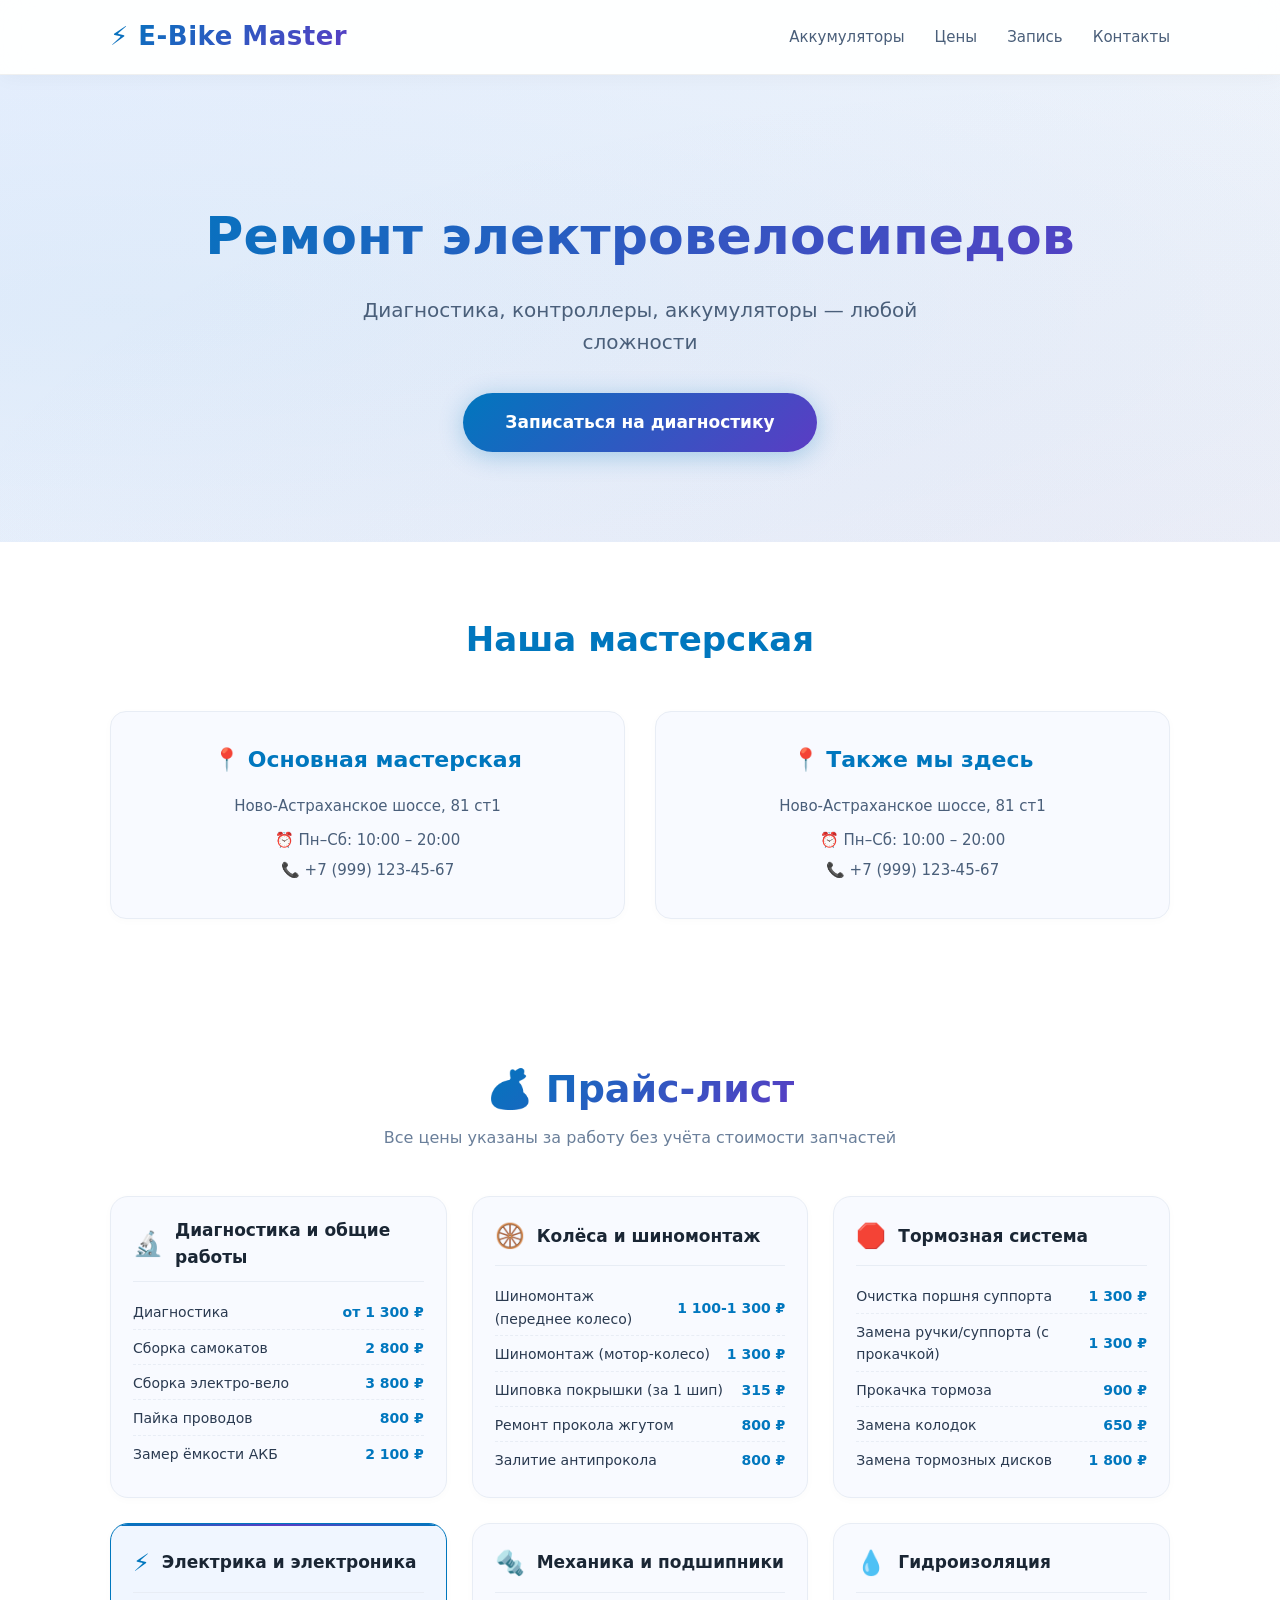
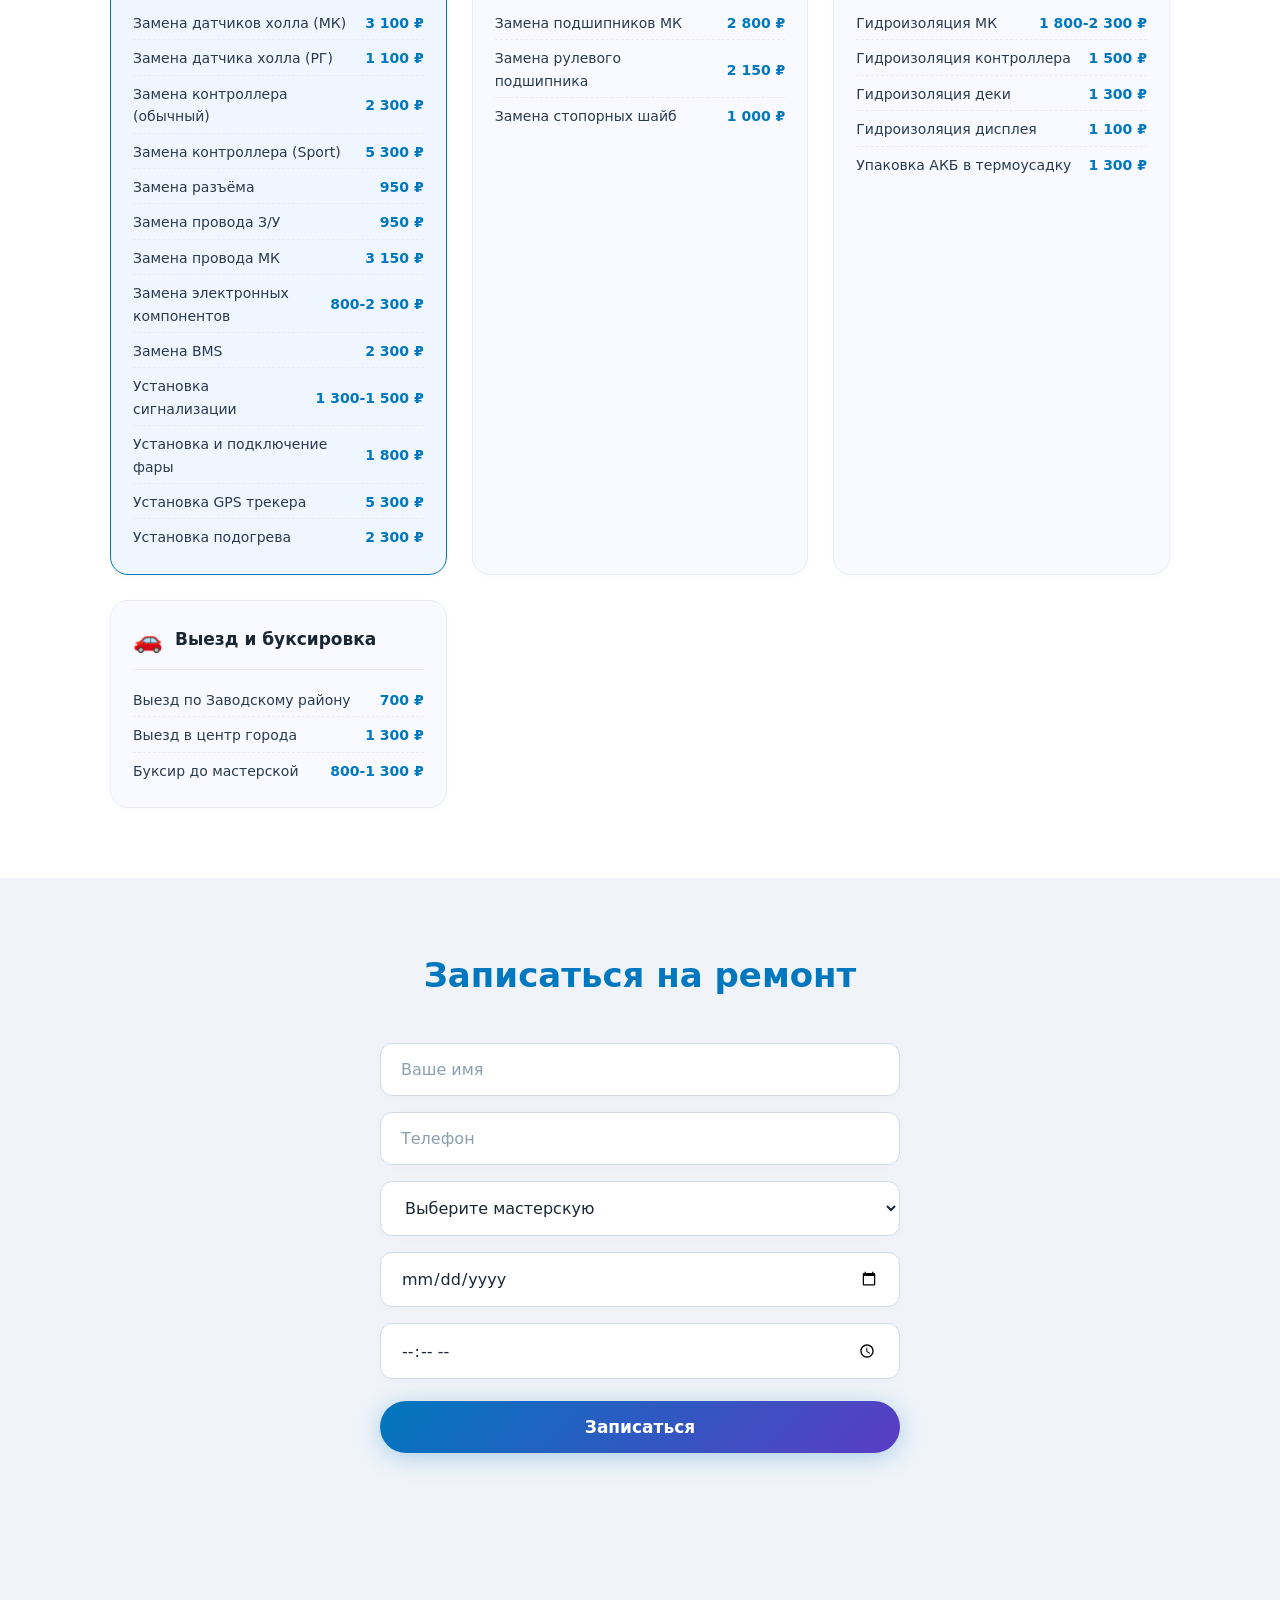
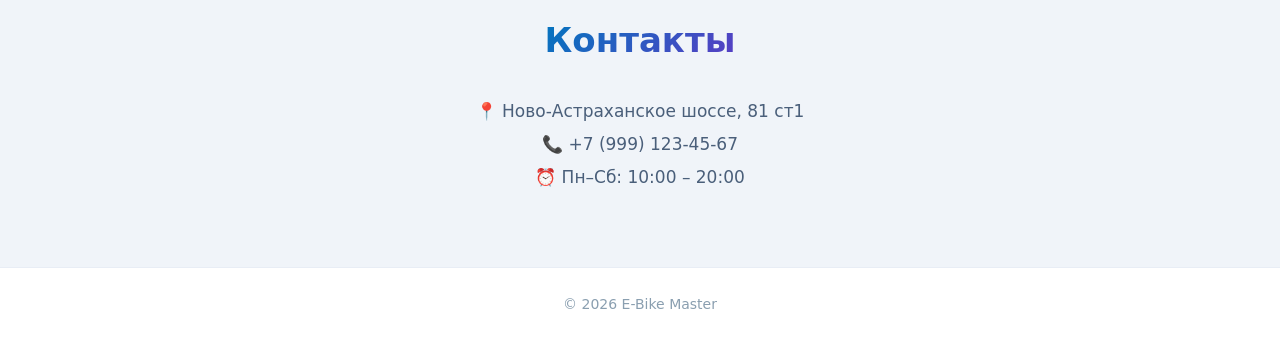
<file: index.html>
<!DOCTYPE html>
<html lang="ru">
<head>
    <meta charset="UTF-8" />
    <meta name="viewport" content="width=device-width, initial-scale=1.0" />
    <title>E-Bike Мастерская</title>
    <link rel="stylesheet" href="style.css" />
</head>
<body>

    <!-- ШАПКА -->
    <header>
        <div class="container">
            <a href="index.html" class="logo-link" id="mainLogo">
                <div class="logo">⚡ E-Bike Master</div>
            </a>
            <nav>
                <a href="batteries.html">Аккумуляторы</a>
                <a href="#prices">Цены</a>
                <a href="#booking">Запись</a>
                <a href="#contacts">Контакты</a>
            </nav>
        </div>
    </header>

    <!-- ГЛАВНЫЙ ЭКРАН -->
    <section class="hero">
        <div class="container">
            <h1>Ремонт электровелосипедов</h1>
            <p>Диагностика, контроллеры, аккумуляторы — любой сложности</p>
            <a href="#booking" class="btn">Записаться на диагностику</a>
        </div>
    </section>

    <!-- АДРЕС МАСТЕРСКОЙ -->
    <section id="addresses" class="addresses">
        <div class="container">
            <h2>Наша мастерская</h2>
            <div class="address-grid">
                <div class="address-card">
                    <h3>📍 Основная мастерская</h3>
                    <a href="https://yandex.ru/maps/?text=Ново-Астраханское шоссе, 81 ст1" target="_blank" class="address-link">
                        <p>Ново-Астраханское шоссе, 81 ст1</p>
                    </a>
                    <p>⏰ Пн–Сб: 10:00 – 20:00</p>
                    <p>📞 +7 (999) 123-45-67</p>
                </div>
                <div class="address-card">
                    <h3>📍 Также мы здесь</h3>
                    <a href="https://yandex.ru/maps/?text=Ново-Астраханское шоссе, 81 ст1" target="_blank" class="address-link">
                        <p>Ново-Астраханское шоссе, 81 ст1</p>
                    </a>
                    <p>⏰ Пн–Сб: 10:00 – 20:00</p>
                    <p>📞 +7 (999) 123-45-67</p>
                </div>
            </div>
        </div>
    </section>

    <!-- ПРАЙС-ЛИСТ -->
    <section id="prices" class="prices">
        <div class="container">
            <div class="price-header">
                <h2>💰 Прайс-лист</h2>
                <p class="price-subtitle">Все цены указаны за работу без учёта стоимости запчастей</p>
            </div>
            
            <div class="price-grid">
                <!-- 1. Диагностика -->
                <div class="price-card">
                    <div class="price-card-header">
                        <span class="price-icon">🔬</span>
                        <h3>Диагностика и общие работы</h3>
                    </div>
                    <div class="price-items">
                        <div class="price-item">
                            <span class="service-name">Диагностика</span>
                            <span class="service-price">от 1 300 ₽</span>
                        </div>
                        <div class="price-item">
                            <span class="service-name">Сборка самокатов</span>
                            <span class="service-price">2 800 ₽</span>
                        </div>
                        <div class="price-item">
                            <span class="service-name">Сборка электро-вело</span>
                            <span class="service-price">3 800 ₽</span>
                        </div>
                        <div class="price-item">
                            <span class="service-name">Пайка проводов</span>
                            <span class="service-price">800 ₽</span>
                        </div>
                        <div class="price-item">
                            <span class="service-name">Замер ёмкости АКБ</span>
                            <span class="service-price">2 100 ₽</span>
                        </div>
                    </div>
                </div>

                <!-- 2. Колёса -->
                <div class="price-card">
                    <div class="price-card-header">
                        <span class="price-icon">🛞</span>
                        <h3>Колёса и шиномонтаж</h3>
                    </div>
                    <div class="price-items">
                        <div class="price-item">
                            <span class="service-name">Шиномонтаж (переднее колесо)</span>
                            <span class="service-price">1 100-1 300 ₽</span>
                        </div>
                        <div class="price-item">
                            <span class="service-name">Шиномонтаж (мотор-колесо)</span>
                            <span class="service-price">1 300 ₽</span>
                        </div>
                        <div class="price-item">
                            <span class="service-name">Шиповка покрышки (за 1 шип)</span>
                            <span class="service-price">315 ₽</span>
                        </div>
                        <div class="price-item">
                            <span class="service-name">Ремонт прокола жгутом</span>
                            <span class="service-price">800 ₽</span>
                        </div>
                        <div class="price-item">
                            <span class="service-name">Залитие антипрокола</span>
                            <span class="service-price">800 ₽</span>
                        </div>
                    </div>
                </div>

                <!-- 3. Тормоза -->
                <div class="price-card">
                    <div class="price-card-header">
                        <span class="price-icon">🛑</span>
                        <h3>Тормозная система</h3>
                    </div>
                    <div class="price-items">
                        <div class="price-item">
                            <span class="service-name">Очистка поршня суппорта</span>
                            <span class="service-price">1 300 ₽</span>
                        </div>
                        <div class="price-item">
                            <span class="service-name">Замена ручки/суппорта (с прокачкой)</span>
                            <span class="service-price">1 300 ₽</span>
                        </div>
                        <div class="price-item">
                            <span class="service-name">Прокачка тормоза</span>
                            <span class="service-price">900 ₽</span>
                        </div>
                        <div class="price-item">
                            <span class="service-name">Замена колодок</span>
                            <span class="service-price">650 ₽</span>
                        </div>
                        <div class="price-item">
                            <span class="service-name">Замена тормозных дисков</span>
                            <span class="service-price">1 800 ₽</span>
                        </div>
                    </div>
                </div>

                <!-- 4. Электрика -->
                <div class="price-card highlight">
                    <div class="price-card-header">
                        <span class="price-icon">⚡</span>
                        <h3>Электрика и электроника</h3>
                    </div>
                    <div class="price-items">
                        <div class="price-item">
                            <span class="service-name">Замена датчиков холла (МК)</span>
                            <span class="service-price">3 100 ₽</span>
                        </div>
                        <div class="price-item">
                            <span class="service-name">Замена датчика холла (РГ)</span>
                            <span class="service-price">1 100 ₽</span>
                        </div>
                        <div class="price-item">
                            <span class="service-name">Замена контроллера (обычный)</span>
                            <span class="service-price">2 300 ₽</span>
                        </div>
                        <div class="price-item">
                            <span class="service-name">Замена контроллера (Sport)</span>
                            <span class="service-price">5 300 ₽</span>
                        </div>
                        <div class="price-item">
                            <span class="service-name">Замена разъёма</span>
                            <span class="service-price">950 ₽</span>
                        </div>
                        <div class="price-item">
                            <span class="service-name">Замена провода З/У</span>
                            <span class="service-price">950 ₽</span>
                        </div>
                        <div class="price-item">
                            <span class="service-name">Замена провода МК</span>
                            <span class="service-price">3 150 ₽</span>
                        </div>
                        <div class="price-item">
                            <span class="service-name">Замена электронных компонентов</span>
                            <span class="service-price">800-2 300 ₽</span>
                        </div>
                        <div class="price-item">
                            <span class="service-name">Замена BMS</span>
                            <span class="service-price">2 300 ₽</span>
                        </div>
                        <div class="price-item">
                            <span class="service-name">Установка сигнализации</span>
                            <span class="service-price">1 300-1 500 ₽</span>
                        </div>
                        <div class="price-item">
                            <span class="service-name">Установка и подключение фары</span>
                            <span class="service-price">1 800 ₽</span>
                        </div>
                        <div class="price-item">
                            <span class="service-name">Установка GPS трекера</span>
                            <span class="service-price">5 300 ₽</span>
                        </div>
                        <div class="price-item">
                            <span class="service-name">Установка подогрева</span>
                            <span class="service-price">2 300 ₽</span>
                        </div>
                    </div>
                </div>

                <!-- 5. Механика -->
                <div class="price-card">
                    <div class="price-card-header">
                        <span class="price-icon">🔩</span>
                        <h3>Механика и подшипники</h3>
                    </div>
                    <div class="price-items">
                        <div class="price-item">
                            <span class="service-name">Замена подшипников МК</span>
                            <span class="service-price">2 800 ₽</span>
                        </div>
                        <div class="price-item">
                            <span class="service-name">Замена рулевого подшипника</span>
                            <span class="service-price">2 150 ₽</span>
                        </div>
                        <div class="price-item">
                            <span class="service-name">Замена стопорных шайб</span>
                            <span class="service-price">1 000 ₽</span>
                        </div>
                    </div>
                </div>

                <!-- 6. Гидроизоляция -->
                <div class="price-card">
                    <div class="price-card-header">
                        <span class="price-icon">💧</span>
                        <h3>Гидроизоляция</h3>
                    </div>
                    <div class="price-items">
                        <div class="price-item">
                            <span class="service-name">Гидроизоляция МК</span>
                            <span class="service-price">1 800-2 300 ₽</span>
                        </div>
                        <div class="price-item">
                            <span class="service-name">Гидроизоляция контроллера</span>
                            <span class="service-price">1 500 ₽</span>
                        </div>
                        <div class="price-item">
                            <span class="service-name">Гидроизоляция деки</span>
                            <span class="service-price">1 300 ₽</span>
                        </div>
                        <div class="price-item">
                            <span class="service-name">Гидроизоляция дисплея</span>
                            <span class="service-price">1 100 ₽</span>
                        </div>
                        <div class="price-item">
                            <span class="service-name">Упаковка АКБ в термоусадку</span>
                            <span class="service-price">1 300 ₽</span>
                        </div>
                    </div>
                </div>

                <!-- 7. Выезд -->
                <div class="price-card">
                    <div class="price-card-header">
                        <span class="price-icon">🚗</span>
                        <h3>Выезд и буксировка</h3>
                    </div>
                    <div class="price-items">
                        <div class="price-item">
                            <span class="service-name">Выезд по Заводскому району</span>
                            <span class="service-price">700 ₽</span>
                        </div>
                        <div class="price-item">
                            <span class="service-name">Выезд в центр города</span>
                            <span class="service-price">1 300 ₽</span>
                        </div>
                        <div class="price-item">
                            <span class="service-name">Буксир до мастерской</span>
                            <span class="service-price">800-1 300 ₽</span>
                        </div>
                    </div>
                </div>
            </div>
        </div>
    </section>

    <!-- ФОРМА ЗАПИСИ -->
    <section id="booking" class="booking">
        <div class="container">
            <h2>Записаться на ремонт</h2>
            <form id="bookingForm">
                <input type="text" id="clientName" placeholder="Ваше имя" required />
                <input type="tel" id="clientPhone" placeholder="Телефон" required />
                
                <select id="clientWorkshop" required>
                    <option value="">Выберите мастерскую</option>
                    <option value="Основная">Основная (Ново-Астраханское шоссе, 81 ст1)</option>
                </select>
                
                <input type="date" id="clientDate" required />
                <input type="time" id="clientTime" required />
                
                <!-- Скрытые поля для параметров АКБ -->
                <input type="hidden" id="batteryVoltageHidden" value="" />
                <input type="hidden" id="batteryCapacityHidden" value="" />
                <input type="hidden" id="batteryTypeHidden" value="" />
                <input type="hidden" id="batteryBMSHidden" value="" />
                <input type="hidden" id="batteryPriceHidden" value="" />
                
                <button type="submit" class="btn">Записаться</button>
            </form>
            <div id="bookingMessage"></div>
        </div>
    </section>

    <!-- КОНТАКТЫ -->
    <section id="contacts" class="contacts">
        <div class="container">
            <h2>Контакты</h2>
            <p>📍 Ново-Астраханское шоссе, 81 ст1</p>
            <p>📞 +7 (999) 123-45-67</p>
            <p>⏰ Пн–Сб: 10:00 – 20:00</p>
        </div>
    </section>

    <footer>
        <div class="container">
            <p>© 2026 E-Bike Master</p>
        </div>
    </footer>

    <script src="script.js"></script>
</body>
</html>
</file>
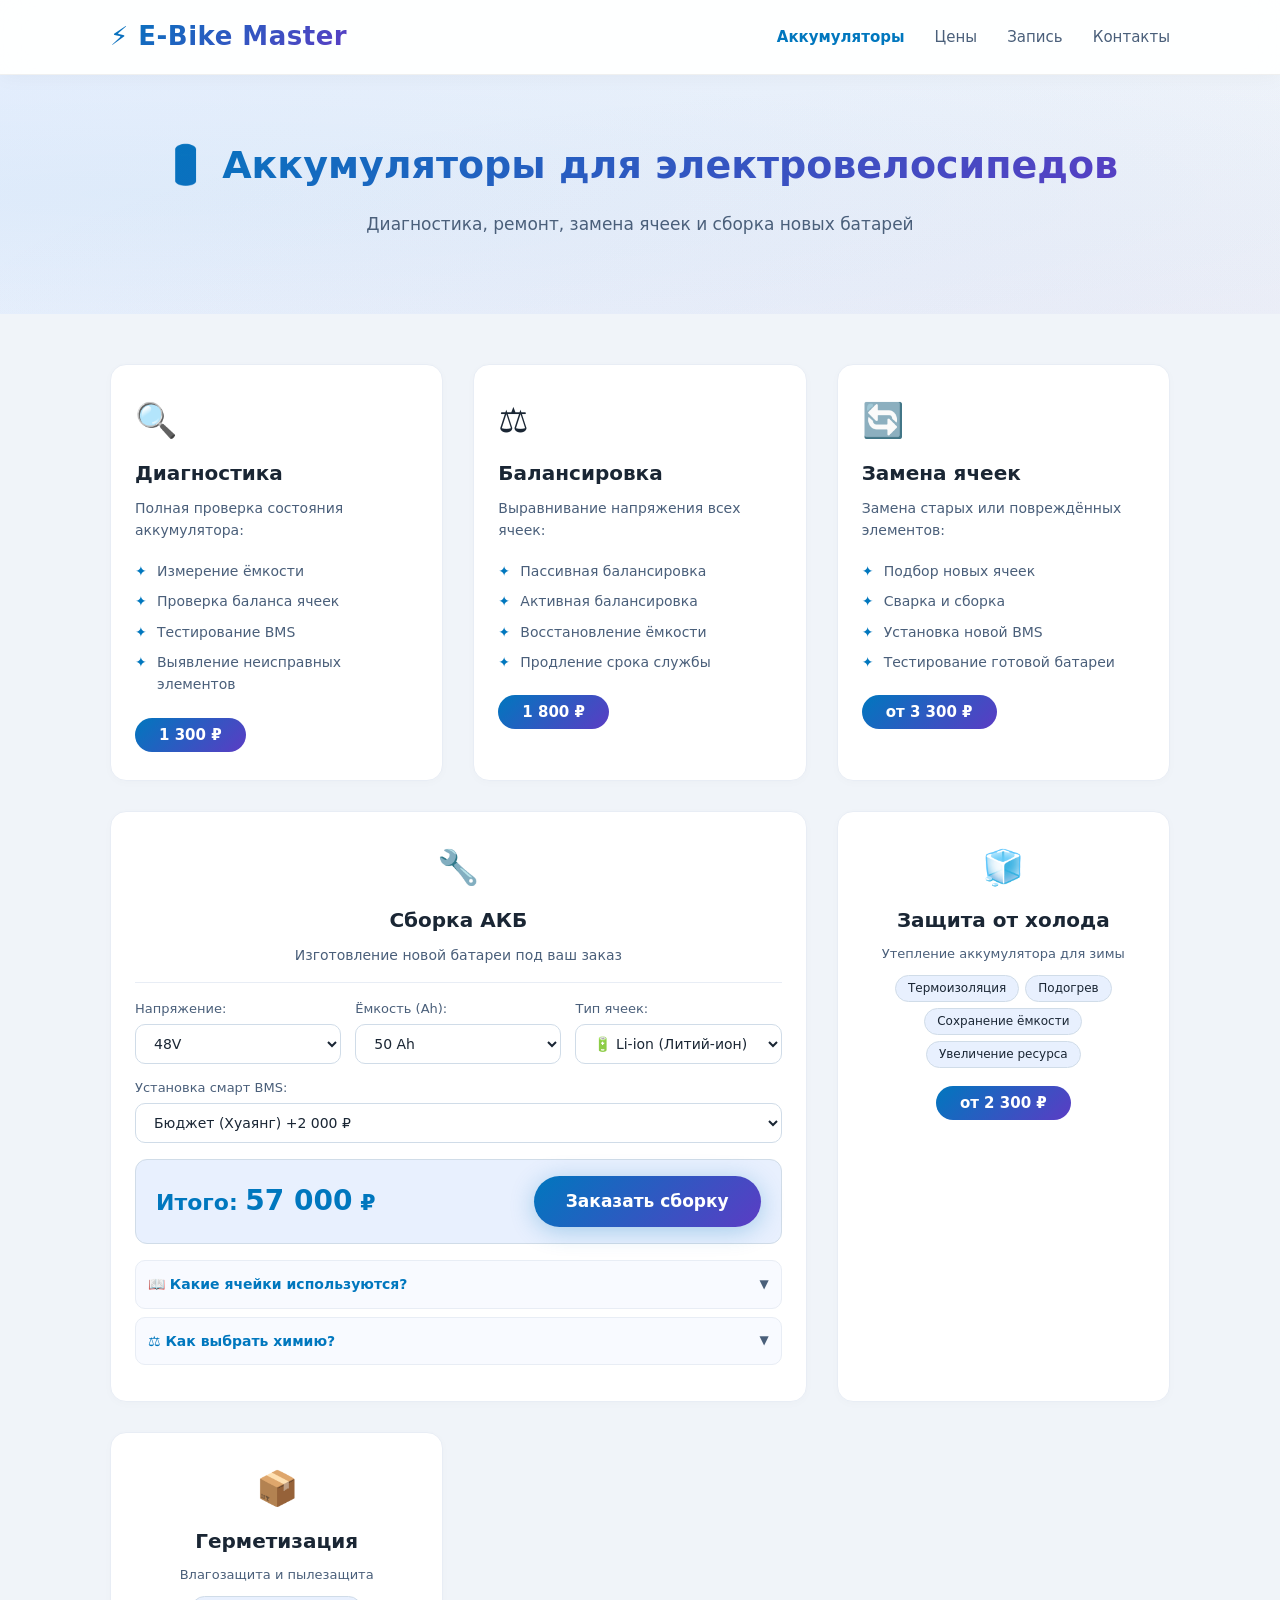
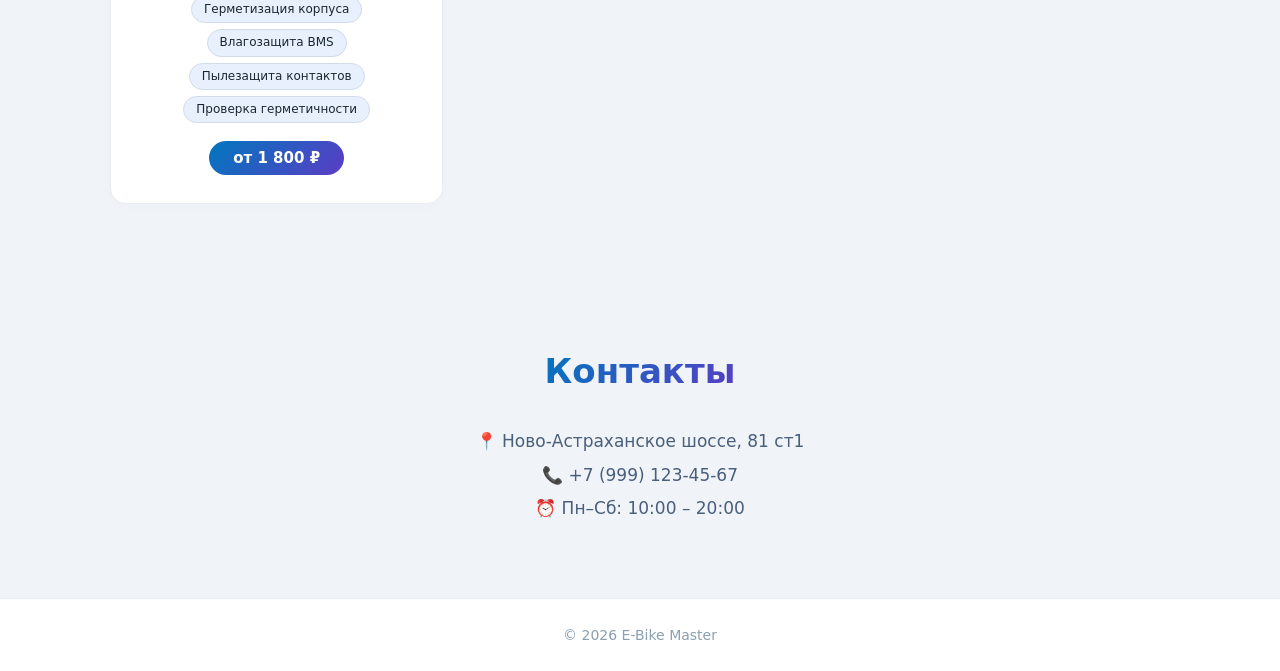
<file: batteries.html>
<!DOCTYPE html>
<html lang="ru">
<head>
    <meta charset="UTF-8" />
    <meta name="viewport" content="width=device-width, initial-scale=1.0" />
    <title>Аккумуляторы для электровелосипедов — E-Bike Master</title>
    <link rel="stylesheet" href="style.css" />
</head>
<body>

    <!-- ШАПКА -->
    <header>
        <div class="container">
            <a href="index.html" class="logo-link" id="mainLogo">
                <div class="logo">⚡ E-Bike Master</div>
            </a>
            <nav>
                <a href="batteries.html" style="color: #0077be; font-weight: 600;">Аккумуляторы</a>
                <a href="index.html#prices">Цены</a>
                <a href="index.html#booking">Запись</a>
                <a href="index.html#contacts">Контакты</a>
            </nav>
        </div>
    </header>

    <!-- ГЛАВНЫЙ ЭКРАН -->
    <section class="hero" style="padding: 60px 0 40px;">
        <div class="container">
            <h1 style="font-size: 38px;">🔋 Аккумуляторы для электровелосипедов</h1>
            <p style="font-size: 17px;">Диагностика, ремонт, замена ячеек и сборка новых батарей</p>
        </div>
    </section>

    <!-- УСЛУГИ ПО АККУМУЛЯТОРАМ -->
    <section class="batteries-page">
        <div class="container">
            <div class="battery-grid">

                <!-- Диагностика -->
                <div class="battery-card">
                    <div class="battery-icon">🔍</div>
                    <h3>Диагностика</h3>
                    <p>Полная проверка состояния аккумулятора:</p>
                    <ul>
                        <li>Измерение ёмкости</li>
                        <li>Проверка баланса ячеек</li>
                        <li>Тестирование BMS</li>
                        <li>Выявление неисправных элементов</li>
                    </ul>
                    <span class="price">1 300 ₽</span>
                </div>

                <!-- Балансировка -->
                <div class="battery-card">
                    <div class="battery-icon">⚖️</div>
                    <h3>Балансировка</h3>
                    <p>Выравнивание напряжения всех ячеек:</p>
                    <ul>
                        <li>Пассивная балансировка</li>
                        <li>Активная балансировка</li>
                        <li>Восстановление ёмкости</li>
                        <li>Продление срока службы</li>
                    </ul>
                    <span class="price">1 800 ₽</span>
                </div>

                <!-- Замена ячеек -->
                <div class="battery-card">
                    <div class="battery-icon">🔄</div>
                    <h3>Замена ячеек</h3>
                    <p>Замена старых или повреждённых элементов:</p>
                    <ul>
                        <li>Подбор новых ячеек</li>
                        <li>Сварка и сборка</li>
                        <li>Установка новой BMS</li>
                        <li>Тестирование готовой батареи</li>
                    </ul>
                    <span class="price">от 3 300 ₽</span>
                </div>

                <!-- КОНСТРУКТОР СБОРКИ АКБ -->
                <div class="battery-card constructor-card" style="grid-column: span 2; max-width: 100%;">
                    <div class="battery-icon">🔧</div>
                    <h3>Сборка АКБ</h3>
                    <p style="text-align: center;">Изготовление новой батареи под ваш заказ</p>
                    
                    <div class="constructor-full">
                        <div class="constructor-row">
                            <div class="constructor-group">
                                <label>Напряжение:</label>
                                <select id="batteryVoltage">
                                    <option value="12">12V</option>
                                    <option value="24">24V</option>
                                    <option value="36">36V</option>
                                    <option value="48" selected>48V</option>
                                    <option value="60">60V</option>
                                    <option value="72">72V</option>
                                </select>
                            </div>
                            
                            <div class="constructor-group">
                                <label>Ёмкость (Ah):</label>
                                <select id="batteryCapacity">
                                    <option value="10">10 Ah</option>
                                    <option value="15">15 Ah</option>
                                    <option value="20">20 Ah</option>
                                    <option value="25">25 Ah</option>
                                    <option value="30">30 Ah</option>
                                    <option value="40">40 Ah</option>
                                    <option value="50" selected>50 Ah</option>
                                    <option value="60">60 Ah</option>
                                    <option value="70">70 Ah</option>
                                    <option value="80">80 Ah</option>
                                    <option value="90">90 Ah</option>
                                    <option value="100">100 Ah</option>
                                    <option value="120">120 Ah</option>
                                    <option value="150">150 Ah</option>
                                </select>
                            </div>
                            
                            <div class="constructor-group">
                                <label>Тип ячеек:</label>
                                <select id="batteryType">
                                    <option value="liion" selected>🔋 Li-ion (Литий-ион)</option>
                                    <option value="lifepo4">🔋 LiFePO4 (Железо-фосфат)</option>
                                </select>
                            </div>
                        </div>

                        <div class="constructor-row">
                            <div class="constructor-group" style="flex: 2;">
                                <label>Установка смарт BMS:</label>
                                <select id="batteryBMS">
                                    <option value="none">Без BMS (только сборка)</option>
                                    <option value="huayang" selected>Бюджет (Хуаянг) +2 000 ₽</option>
                                    <option value="premium">Премиум (ANT / Jikong) +5 000 ₽</option>
                                </select>
                            </div>
                        </div>

                        <div class="constructor-result">
                            <div class="constructor-price">
                                Итого: <span id="batteryPrice">57 000</span> ₽
                            </div>
                            <a href="#" class="btn constructor-btn" id="orderBatteryBtn">Заказать сборку</a>
                        </div>

                        <div class="constructor-info">
                            <details>
                                <summary>📖 Какие ячейки используются?</summary>
                                <div class="info-content">
                                    <p><strong>Li-ion:</strong></p>
                                    <ul>
                                        <li>До 1500 Вт — высокотоковые Eve 21700 или 18650</li>
                                        <li>1500-4000 Вт — Lishen, Eve, Samsung (меньшей ёмкости, с большим током)</li>
                                        <li>3000+ Вт — пакеты 30-150 Ач с током разряда 300+ А</li>
                                    </ul>
                                    <p><strong>LiFePO4:</strong></p>
                                    <ul>
                                        <li>Ячейки 32140 по 15 Ач каждая</li>
                                        <li>Пакеты Eve 50, 100, 150 Ач</li>
                                    </ul>
                                    <p><strong>Метод сборки:</strong> Точечная сварка никелевой или медной лентой (0,15–0,4 мм)</p>
                                </div>
                            </details>

                            <details>
                                <summary>⚖️ Как выбрать химию?</summary>
                                <div class="info-content">
                                    <table class="compare-table">
                                        <tr><th>Критерий</th><th>Li-ion</th><th>LiFePO4</th></tr>
                                        <tr><td>Безопасность</td><td>⚠️ Горючий</td><td>✅ Безопасен</td></tr>
                                        <tr><td>Долгосрочность</td><td>~1000 циклов</td><td>✅ 2000+ циклов</td></tr>
                                        <tr><td>Ёмкость на объём</td><td>✅ Лучше</td><td>На 10-15% больше места</td></tr>
                                        <tr><td>Работа в мороз</td><td>-0°C…+50°C</td><td>✅ -20°C…+60°C</td></tr>
                                        <tr><td>Мощность</td><td>✅ Выше</td><td>Ниже</td></tr>
                                        <tr><td>Скорость зарядки</td><td>Стандарт</td><td>✅ Быстрее</td></tr>
                                        <tr><td>Диапазон напряжения</td><td>3.2V – 4.25V</td><td>2.9V – 3.65V</td></tr>
                                    </table>
                                    <p style="margin-top: 10px; font-size: 13px; color: #4a5f7a;">
                                        ⚡ LiFePO4 нельзя отследить % заряда по напряжению — только через умную BMS
                                    </p>
                                </div>
                            </details>
                        </div>
                    </div>
                </div>

                <!-- Защита от холода -->
                <div class="battery-card compact">
                    <div class="battery-icon">🧊</div>
                    <h3>Защита от холода</h3>
                    <p>Утепление аккумулятора для зимы</p>
                    <div class="compact-tags">
                        <span>Термоизоляция</span>
                        <span>Подогрев</span>
                        <span>Сохранение ёмкости</span>
                        <span>Увеличение ресурса</span>
                    </div>
                    <span class="price">от 2 300 ₽</span>
                </div>

                <!-- Герметизация -->
                <div class="battery-card compact">
                    <div class="battery-icon">📦</div>
                    <h3>Герметизация</h3>
                    <p>Влагозащита и пылезащита</p>
                    <div class="compact-tags">
                        <span>Герметизация корпуса</span>
                        <span>Влагозащита BMS</span>
                        <span>Пылезащита контактов</span>
                        <span>Проверка герметичности</span>
                    </div>
                    <span class="price">от 1 800 ₽</span>
                </div>

            </div>
        </div>
    </section>

    <!-- КОНТАКТЫ -->
    <section id="contacts" class="contacts">
        <div class="container">
            <h2>Контакты</h2>
            <p>📍 Ново-Астраханское шоссе, 81 ст1</p>
            <p>📞 +7 (999) 123-45-67</p>
            <p>⏰ Пн–Сб: 10:00 – 20:00</p>
        </div>
    </section>

    <footer>
        <div class="container">
            <p>© 2026 E-Bike Master</p>
        </div>
    </footer>

    <script src="script.js"></script>
</body>
</html>
</file>
<file: style.css>
/* ===== ОСНОВНЫЕ НАСТРОЙКИ ===== */
* {
    margin: 0;
    padding: 0;
    box-sizing: border-box;
    font-family: system-ui, -apple-system, 'Segoe UI', Roboto, sans-serif;
}

html {
    scroll-behavior: smooth;
}

body {
    background: #f0f4f9;
    color: #1a2634;
    line-height: 1.6;
    overflow-x: hidden;
}

.container {
    max-width: 1100px;
    margin: 0 auto;
    padding: 0 20px;
}

/* ===== ШАПКА ===== */
header {
    background: rgba(255, 255, 255, 0.92);
    backdrop-filter: blur(15px);
    -webkit-backdrop-filter: blur(15px);
    padding: 16px 0;
    border-bottom: 1px solid rgba(0, 0, 0, 0.06);
    position: sticky;
    top: 0;
    z-index: 100;
    transition: all 0.3s ease;
    box-shadow: 0 2px 20px rgba(0, 0, 0, 0.04);
}

header .container {
    display: flex;
    justify-content: space-between;
    align-items: center;
    flex-wrap: wrap;
}

.logo {
    font-size: 26px;
    font-weight: 800;
    background: linear-gradient(135deg, #0077be, #5b3cc4);
    -webkit-background-clip: text;
    -webkit-text-fill-color: transparent;
    letter-spacing: 0.5px;
}

.logo-link {
    text-decoration: none;
}

.logo-link:hover .logo {
    transform: scale(1.02);
    transition: transform 0.3s;
}

nav a {
    color: #4a5f7a;
    text-decoration: none;
    margin-left: 25px;
    font-size: 15px;
    font-weight: 500;
    transition: all 0.3s;
    position: relative;
}

nav a::after {
    content: '';
    position: absolute;
    bottom: -4px;
    left: 0;
    width: 0;
    height: 2px;
    background: linear-gradient(90deg, #0077be, #5b3cc4);
    transition: width 0.3s;
}

nav a:hover {
    color: #0077be;
}

nav a:hover::after {
    width: 100%;
}

/* ===== ГЛАВНЫЙ ЭКРАН ===== */
.hero {
    text-align: center;
    padding: 120px 0 90px;
    position: relative;
    overflow: hidden;
    background: linear-gradient(145deg, #e8f0fe 0%, #f0f4f9 100%);
}

.hero::before {
    content: '';
    position: absolute;
    top: -50%;
    left: -50%;
    width: 200%;
    height: 200%;
    background: radial-gradient(ellipse at 30% 50%, rgba(0, 119, 190, 0.05) 0%, transparent 60%),
                radial-gradient(ellipse at 70% 80%, rgba(91, 60, 196, 0.04) 0%, transparent 50%);
    animation: heroGlow 10s ease-in-out infinite alternate;
}

@keyframes heroGlow {
    0% { transform: translate(0, 0) scale(1); }
    100% { transform: translate(2%, 2%) scale(1.1); }
}

.hero h1 {
    font-size: 52px;
    font-weight: 800;
    margin-bottom: 16px;
    background: linear-gradient(135deg, #0077be, #5b3cc4, #0077be);
    background-size: 200% 200%;
    -webkit-background-clip: text;
    -webkit-text-fill-color: transparent;
    animation: gradientShift 4s ease-in-out infinite;
    position: relative;
    z-index: 1;
}

@keyframes gradientShift {
    0% { background-position: 0% 50%; }
    50% { background-position: 100% 50%; }
    100% { background-position: 0% 50%; }
}

.hero p {
    font-size: 20px;
    color: #4a5f7a;
    margin-bottom: 35px;
    position: relative;
    z-index: 1;
    max-width: 600px;
    margin-left: auto;
    margin-right: auto;
}

.btn {
    display: inline-block;
    background: linear-gradient(135deg, #0077be, #5b3cc4);
    color: #fff;
    padding: 16px 42px;
    font-weight: 700;
    font-size: 17px;
    text-decoration: none;
    border-radius: 50px;
    border: none;
    cursor: pointer;
    transition: all 0.3s;
    position: relative;
    z-index: 1;
    box-shadow: 0 4px 25px rgba(0, 119, 190, 0.3);
}

.btn:hover {
    transform: translateY(-3px) scale(1.02);
    box-shadow: 0 8px 40px rgba(0, 119, 190, 0.4);
}

/* ===== АНИМАЦИЯ ПОЯВЛЕНИЯ ===== */
@keyframes fadeUp {
    from {
        opacity: 0;
        transform: translateY(30px);
    }
    to {
        opacity: 1;
        transform: translateY(0);
    }
}

section {
    animation: fadeUp 0.8s ease forwards;
}

/* ===== АДРЕСА ===== */
.addresses {
    padding: 70px 0;
    background: #ffffff;
}

.addresses h2 {
    text-align: center;
    font-size: 34px;
    margin-bottom: 45px;
    color: #0077be;
    font-weight: 700;
}

.address-grid {
    display: grid;
    grid-template-columns: repeat(auto-fit, minmax(280px, 1fr));
    gap: 30px;
}

.address-card {
    background: #f8faff;
    padding: 30px;
    border-radius: 16px;
    border: 1px solid #e8edf5;
    text-align: center;
    transition: all 0.4s;
    box-shadow: 0 2px 10px rgba(0, 0, 0, 0.02);
}

.address-card:hover {
    transform: translateY(-8px);
    border-color: #0077be;
    box-shadow: 0 10px 40px rgba(0, 119, 190, 0.08);
}

.address-card h3 {
    font-size: 22px;
    color: #0077be;
    margin-bottom: 12px;
}

.address-card p {
    color: #4a5f7a;
    font-size: 15px;
    margin-bottom: 6px;
}

.address-link {
    text-decoration: none;
    display: block;
    transition: all 0.3s;
    border-radius: 8px;
    padding: 4px;
}

.address-link:hover {
    background: rgba(0, 119, 190, 0.04);
}

.address-link p {
    color: #4a5f7a;
    transition: color 0.3s;
}

.address-link:hover p {
    color: #0077be;
    text-decoration: underline;
}

/* ===== ПРАЙС-ЛИСТ ===== */
.prices {
    padding: 70px 0;
    background: #ffffff;
}

.price-header {
    text-align: center;
    margin-bottom: 45px;
}

.price-header h2 {
    font-size: 38px;
    background: linear-gradient(135deg, #0077be, #5b3cc4);
    -webkit-background-clip: text;
    -webkit-text-fill-color: transparent;
    display: inline-block;
}

.price-subtitle {
    color: #6a7f9a;
    font-size: 16px;
    margin-top: 6px;
}

.price-grid {
    display: grid;
    grid-template-columns: repeat(auto-fit, minmax(320px, 1fr));
    gap: 25px;
}

.price-card {
    background: #f8faff;
    border-radius: 18px;
    padding: 20px 22px;
    border: 1px solid #e8edf5;
    transition: all 0.4s;
    position: relative;
    overflow: hidden;
    box-shadow: 0 2px 10px rgba(0, 0, 0, 0.02);
}

.price-card::before {
    content: '';
    position: absolute;
    top: 0;
    left: 0;
    right: 0;
    height: 2px;
    background: linear-gradient(90deg, transparent, #0077be, transparent);
    opacity: 0;
    transition: opacity 0.4s;
}

.price-card:hover::before {
    opacity: 1;
}

.price-card.highlight {
    border-color: #0077be;
    background: #f0f6ff;
}

.price-card.highlight::before {
    opacity: 1;
    background: linear-gradient(90deg, #0077be, #5b3cc4, #0077be);
}

.price-card:hover {
    transform: translateY(-5px);
    border-color: #0077be;
    box-shadow: 0 10px 40px rgba(0, 119, 190, 0.06);
}

.price-card-header {
    display: flex;
    align-items: center;
    gap: 12px;
    margin-bottom: 14px;
    padding-bottom: 10px;
    border-bottom: 1px solid #e8edf5;
}

.price-icon {
    font-size: 24px;
    color: #0077be;
}

.price-card-header h3 {
    font-size: 17px;
    font-weight: 600;
    color: #1a2634;
}

.price-items {
    display: flex;
    flex-direction: column;
    gap: 2px;
}

.price-item {
    display: flex;
    justify-content: space-between;
    align-items: center;
    padding: 5px 0;
    border-bottom: 1px dashed #e8edf5;
    transition: all 0.2s;
    gap: 10px;
}

.price-item:hover {
    background: #e8f0fe;
    border-radius: 6px;
    padding-left: 8px;
    padding-right: 8px;
    margin: 0 -4px;
}

.price-item:last-child {
    border-bottom: none;
}

.service-name {
    font-size: 14px;
    color: #2a3a50;
}

.service-price {
    font-size: 14px;
    font-weight: 700;
    color: #0077be;
    white-space: nowrap;
    flex-shrink: 0;
}

/* ===== ФОРМА ЗАПИСИ ===== */
.booking {
    padding: 70px 0;
    background: #f0f4f9;
}

.booking h2 {
    text-align: center;
    font-size: 34px;
    margin-bottom: 40px;
    color: #0077be;
}

#bookingForm {
    max-width: 520px;
    margin: 0 auto;
    display: flex;
    flex-direction: column;
    gap: 16px;
}

#bookingForm input,
#bookingForm select {
    padding: 16px 20px;
    border-radius: 12px;
    border: 1px solid #d0dce8;
    background: #ffffff;
    color: #1a2634;
    font-size: 16px;
    outline: none;
    transition: all 0.3s;
    box-shadow: 0 2px 8px rgba(0, 0, 0, 0.02);
}

#bookingForm input:focus,
#bookingForm select:focus {
    border-color: #0077be;
    box-shadow: 0 0 20px rgba(0, 119, 190, 0.08);
}

#bookingForm input::placeholder {
    color: #8a9fb0;
}

#bookingForm .btn {
    width: 100%;
    margin-top: 6px;
}

#bookingMessage {
    text-align: center;
    margin-top: 20px;
    font-size: 18px;
    font-weight: 600;
    color: #0077be;
}

/* ===== КОНТАКТЫ ===== */
.contacts {
    padding: 70px 0;
    background: #f0f4f9;
    text-align: center;
}

.contacts h2 {
    font-size: 34px;
    margin-bottom: 30px;
    background: linear-gradient(135deg, #0077be, #5b3cc4);
    -webkit-background-clip: text;
    -webkit-text-fill-color: transparent;
    display: inline-block;
}

.contacts p {
    font-size: 17px;
    color: #4a5f7a;
    margin-bottom: 6px;
}

/* ===== ПОДВАЛ ===== */
footer {
    background: #ffffff;
    padding: 25px 0;
    text-align: center;
    border-top: 1px solid #e8edf5;
}

footer p {
    color: #8a9fb0;
    font-size: 14px;
}

/* ===== СТРАНИЦА АККУМУЛЯТОРОВ ===== */
.batteries-page {
    padding: 50px 0 70px;
    background: #f0f4f9;
}

.batteries-page .battery-grid {
    display: grid;
    grid-template-columns: repeat(auto-fit, minmax(280px, 1fr));
    gap: 30px;
}

.batteries-page .battery-card {
    background: #ffffff;
    padding: 28px 24px;
    border-radius: 16px;
    border: 1px solid #e8edf5;
    transition: all 0.4s;
    text-align: left;
    box-shadow: 0 2px 10px rgba(0, 0, 0, 0.02);
}

.batteries-page .battery-card:hover {
    transform: translateY(-6px);
    border-color: #0077be;
    box-shadow: 0 8px 30px rgba(0, 119, 190, 0.06);
}

.batteries-page .battery-card ul {
    list-style: none;
    padding: 0;
    margin: 14px 0 18px;
}

.batteries-page .battery-card ul li {
    color: #4a5f7a;
    font-size: 14px;
    padding: 4px 0;
    padding-left: 22px;
    position: relative;
}

.batteries-page .battery-card ul li::before {
    content: "✦";
    color: #0077be;
    position: absolute;
    left: 0;
    font-weight: 700;
}

.battery-icon {
    font-size: 34px;
    margin-bottom: 10px;
    display: block;
}

.batteries-page .battery-card h3 {
    font-size: 20px;
    color: #1a2634;
    margin-bottom: 8px;
}

.batteries-page .battery-card p {
    color: #4a5f7a;
    font-size: 14px;
    margin-bottom: 4px;
}

.batteries-page .battery-card .price {
    display: inline-block;
    background: linear-gradient(135deg, #0077be, #5b3cc4);
    color: #fff;
    padding: 5px 24px;
    border-radius: 30px;
    font-weight: 700;
    font-size: 15px;
}

/* ===== КОМПАКТНЫЕ КАРТОЧКИ ===== */
.battery-card.compact {
    text-align: center;
}

.battery-card.compact p {
    margin-bottom: 10px;
    font-size: 13px;
}

.compact-tags {
    display: flex;
    flex-wrap: wrap;
    justify-content: center;
    gap: 6px;
    margin-bottom: 14px;
}

.compact-tags span {
    background: #e8f0fe;
    color: #1a2634;
    padding: 3px 12px;
    border-radius: 20px;
    font-size: 12px;
    font-weight: 500;
    border: 1px solid #d0dce8;
    white-space: nowrap;
}

.battery-card.compact .price {
    margin-top: 4px;
}

/* ===== КОНСТРУКТОР СБОРКИ АКБ ===== */
.constructor-card {
    text-align: center !important;
}

.constructor-full {
    margin-top: 16px;
    padding-top: 16px;
    border-top: 1px solid #e8edf5;
    text-align: left;
}

.constructor-row {
    display: grid;
    grid-template-columns: repeat(auto-fit, minmax(140px, 1fr));
    gap: 14px;
    margin-bottom: 14px;
}

.constructor-group {
    text-align: left;
}

.constructor-group label {
    display: block;
    color: #4a5f7a;
    font-size: 13px;
    margin-bottom: 4px;
    font-weight: 500;
}

.constructor-group select {
    width: 100%;
    padding: 10px 14px;
    border-radius: 10px;
    border: 1px solid #d0dce8;
    background: #ffffff;
    color: #1a2634;
    font-size: 14px;
    outline: none;
    cursor: pointer;
    transition: all 0.3s;
}

.constructor-group select:focus {
    border-color: #0077be;
    box-shadow: 0 0 20px rgba(0, 119, 190, 0.08);
}

.constructor-group select option {
    background: #ffffff;
}

.constructor-result {
    display: flex;
    align-items: center;
    justify-content: space-between;
    flex-wrap: wrap;
    gap: 16px;
    margin: 16px 0;
    padding: 16px 20px;
    background: #e8f0fe;
    border-radius: 12px;
    border: 1px solid #d0dce8;
}

.constructor-price {
    font-size: 22px;
    font-weight: 700;
    color: #0077be;
}

.constructor-price span {
    font-size: 28px;
}

.constructor-btn {
    display: inline-block !important;
    padding: 12px 32px !important;
    flex-shrink: 0;
}

/* ===== ДОПОЛНИТЕЛЬНАЯ ИНФОРМАЦИЯ ===== */
.constructor-info {
    margin-top: 14px;
}

.constructor-info details {
    margin-bottom: 8px;
    background: #f8faff;
    border-radius: 10px;
    padding: 6px 12px;
    border: 1px solid #e8edf5;
    cursor: pointer;
}

.constructor-info details summary {
    color: #0077be;
    font-weight: 600;
    font-size: 14px;
    padding: 6px 0;
    list-style: none;
    display: flex;
    align-items: center;
    gap: 8px;
}

.constructor-info details summary::-webkit-details-marker {
    display: none;
}

.constructor-info details summary::after {
    content: '▼';
    margin-left: auto;
    font-size: 12px;
    transition: transform 0.3s;
    color: #4a5f7a;
}

.constructor-info details[open] summary::after {
    transform: rotate(180deg);
}

.info-content {
    padding: 12px 8px;
    color: #2a3a50;
    font-size: 14px;
    line-height: 1.7;
}

.info-content ul {
    padding-left: 20px;
    margin: 6px 0 12px;
}

.info-content ul li {
    color: #2a3a50;
    font-size: 13px;
    padding: 2px 0;
}

.info-content p {
    margin-top: 8px;
    color: #1a2634;
}

.compare-table {
    width: 100%;
    border-collapse: collapse;
    font-size: 13px;
    margin: 8px 0;
}

.compare-table th {
    background: #e8f0fe;
    color: #0077be;
    padding: 8px 12px;
    text-align: left;
    font-weight: 600;
}

.compare-table td {
    padding: 6px 12px;
    border-bottom: 1px solid #e8edf5;
}

.compare-table tr:hover td {
    background: #f0f6ff;
}

/* ===== АДАПТИВ ===== */
@media (max-width: 700px) {
    header .container {
        flex-direction: column;
        gap: 12px;
    }

    nav a {
        margin: 0 12px;
        font-size: 13px;
    }

    .hero {
        padding: 80px 0 60px;
    }

    .hero h1 {
        font-size: 32px;
    }

    .hero p {
        font-size: 16px;
    }

    .address-grid,
    .battery-grid {
        grid-template-columns: 1fr;
    }

    .batteries-page .battery-grid {
        grid-template-columns: 1fr;
    }

    .price-grid {
        grid-template-columns: 1fr;
        gap: 18px;
    }

    .price-card {
        padding: 16px 16px;
    }

    .price-header h2 {
        font-size: 28px;
    }

    .service-name {
        font-size: 13px;
        white-space: normal;
    }

    .service-price {
        font-size: 13px;
    }

    .contacts h2 {
        font-size: 28px;
    }

    .constructor-row {
        grid-template-columns: 1fr;
    }

    .constructor-result {
        flex-direction: column;
        text-align: center;
    }

    .constructor-btn {
        width: 100%;
        text-align: center;
    }

    .constructor-price {
        font-size: 20px;
    }

    .constructor-price span {
        font-size: 24px;
    }
}
</file>
